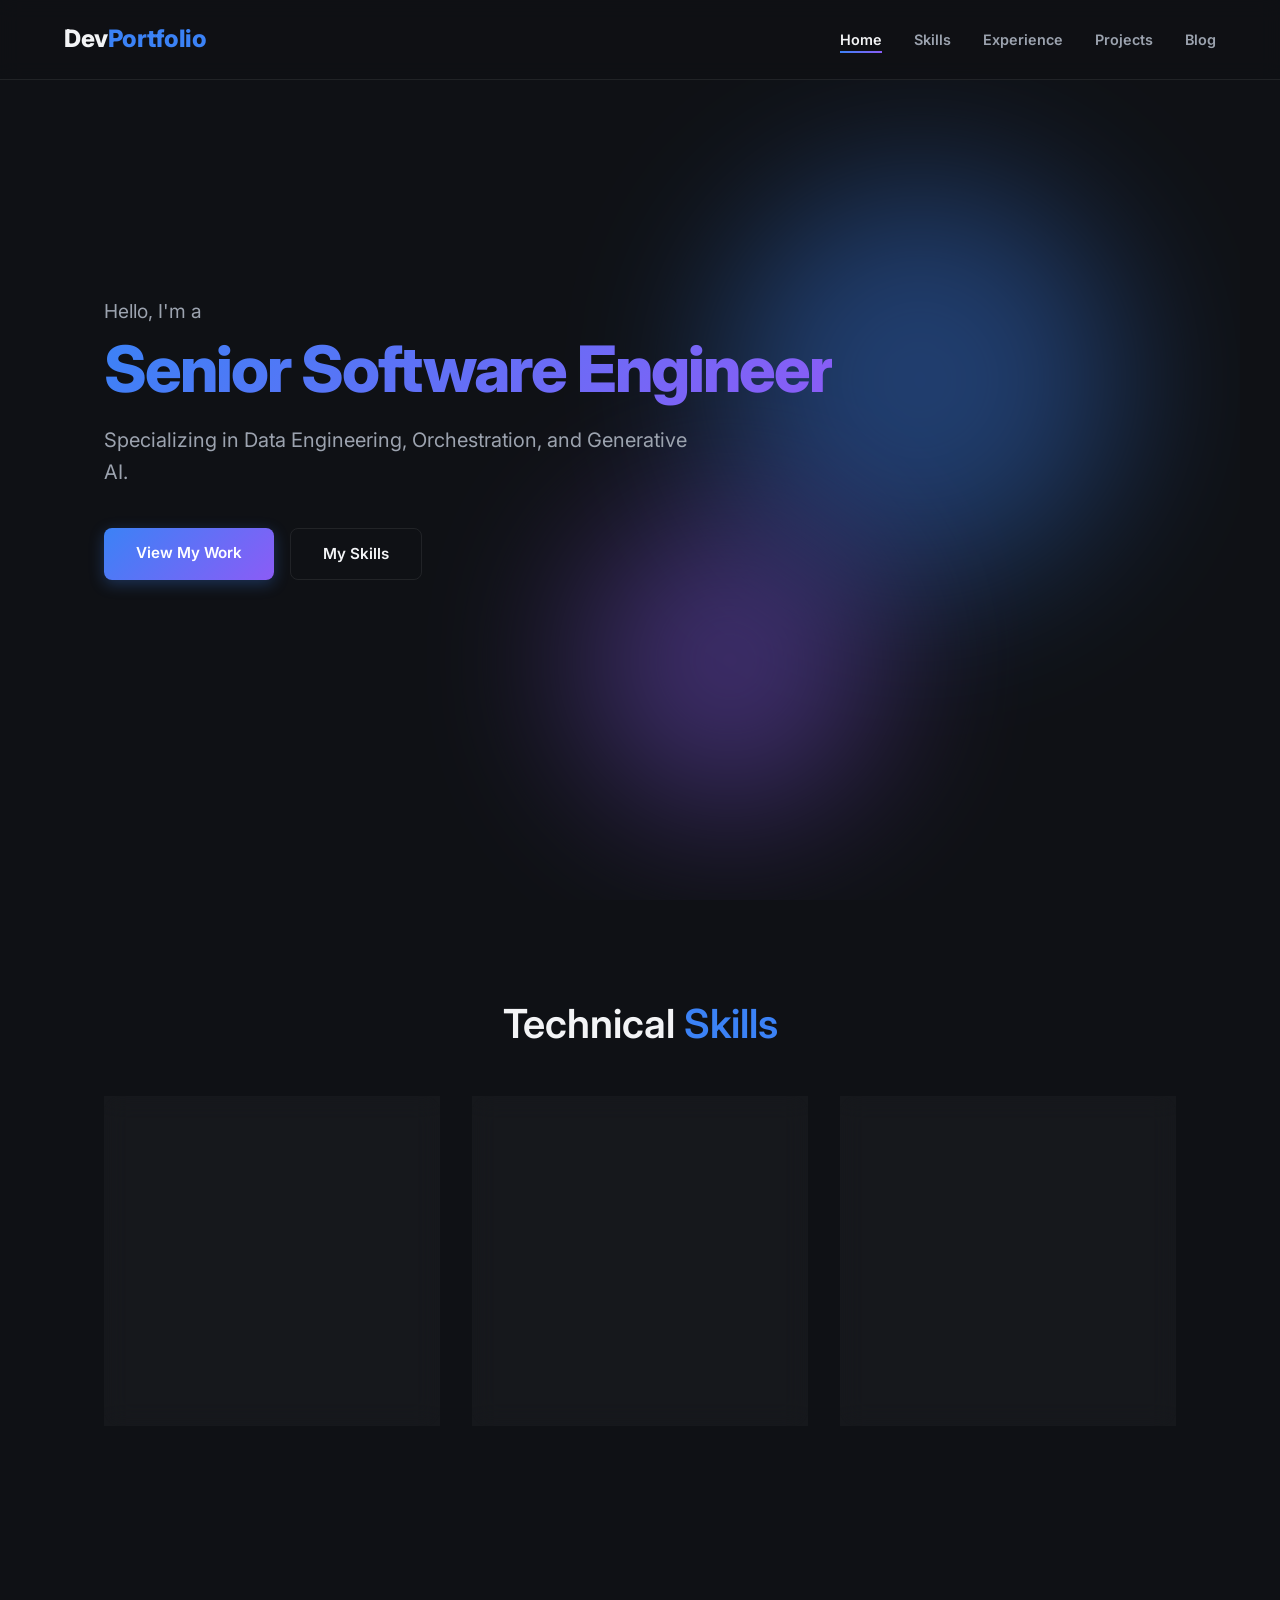
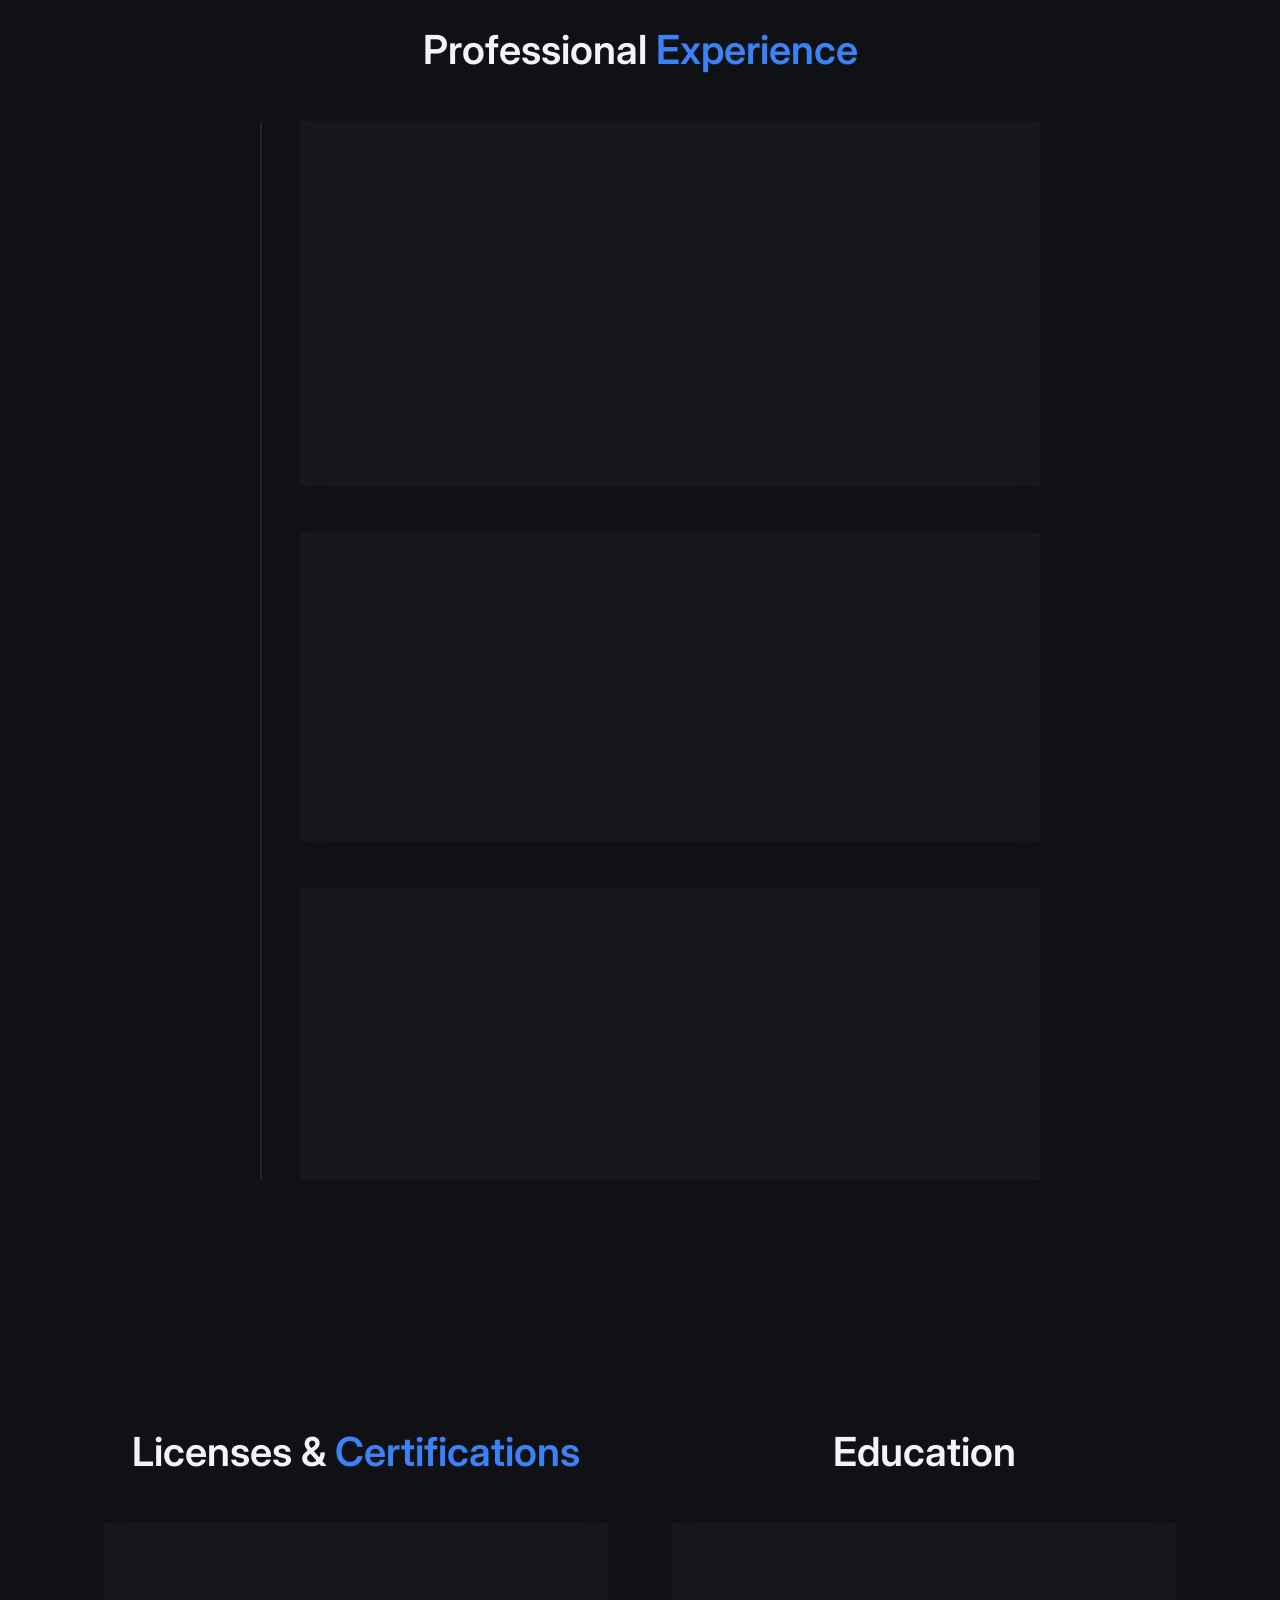
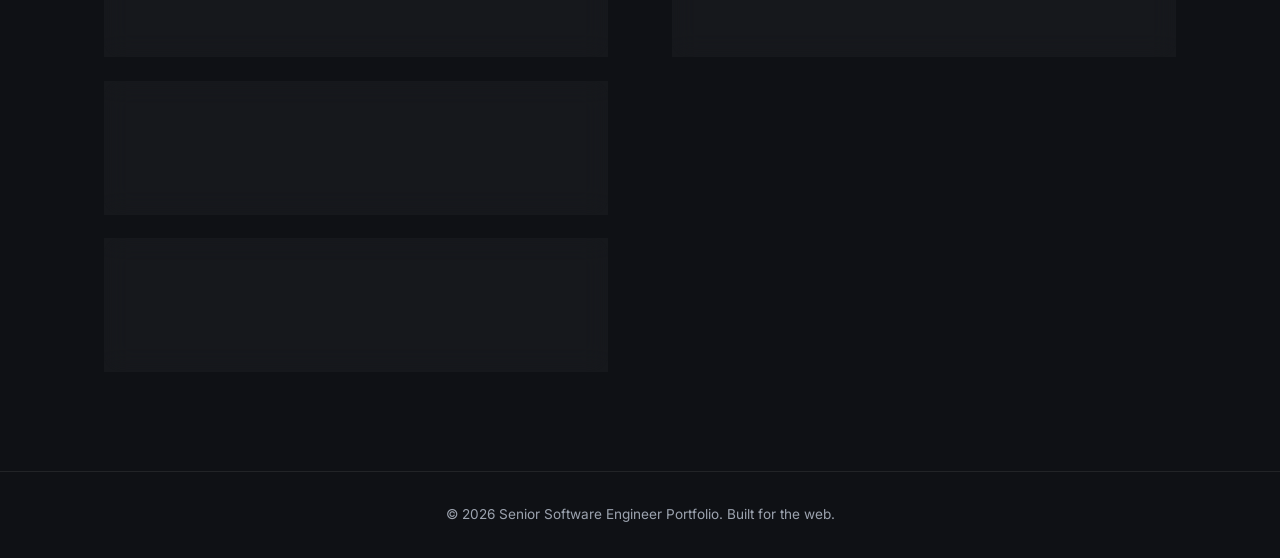
<file: index.html>
<!DOCTYPE html>
<html lang="en">
<head>
    <meta charset="UTF-8">
    <meta name="viewport" content="width=device-width, initial-scale=1.0">
    <title>Senior Software Engineer Portfolio</title>
    <meta name="description" content="Portfolio highlighting Experience, Skills, Certifications, and Education in Software Engineering, Cloud, and AI.">
    <link rel="preconnect" href="https://fonts.googleapis.com">
    <link rel="preconnect" href="https://fonts.gstatic.com" crossorigin>
    <link href="https://fonts.googleapis.com/css2?family=Inter:wght@300;400;600;800&display=swap" rel="stylesheet">
    <link rel="stylesheet" href="style.css">
</head>
<body>
    <!-- Navigation -->
    <nav id="navbar">
        <div class="logo">Dev<span class="highlight">Portfolio</span></div>
        <ul class="nav-links">
            <li><a href="index.html#home" class="nav-link">Home</a></li>
            <li><a href="index.html#skills" class="nav-link">Skills</a></li>
            <li><a href="index.html#experience" class="nav-link">Experience</a></li>
            <li><a href="projects.html" class="nav-link">Projects</a></li>
            <li><a href="blog.html" class="nav-link">Blog</a></li>
        </ul>
    </nav>

    <!-- Hero Section -->
    <header id="home" class="section hero-section">
        <div class="hero-content">
            <h3 class="greeting">Hello, I'm a</h3>
            <h1 class="name-title"><span class="gradient-text">Senior Software Engineer</span></h1>
            <p class="subtitle">Specializing in Data Engineering, Orchestration, and Generative AI.</p>
            <div class="cta-buttons">
                <a href="#experience" class="btn primary-btn">View My Work</a>
                <a href="#skills" class="btn secondary-btn">My Skills</a>
            </div>
        </div>
        <div class="hero-background">
            <div class="blob blob-1"></div>
            <div class="blob blob-2"></div>
        </div>
    </header>

    <!-- Skills Section -->
    <section id="skills" class="section reveal">
        <h2 class="section-title">Technical <span class="highlight">Skills</span></h2>
        <div class="skills-grid">
            <div class="skill-card glass">
                <div class="skill-icon">🚀</div>
                <h3>Programming & Databases</h3>
                <p>Python, SQL, PostgreSQL, MySQL, MongoDB</p>
                <div class="skill-tags">
                    <span>FastAPI</span><span>Flask</span><span>Django</span><span>Git</span><span>Docker</span>
                </div>
            </div>
            <div class="skill-card glass">
                <div class="skill-icon">🧠</div>
                <h3>AI & Machine Learning</h3>
                <p>TensorFlow, PyTorch, Generative AI, LLMs</p>
                <div class="skill-tags">
                    <span>NLP</span><span>Langchain</span><span>Llamaindex</span><span>Hugging Face</span>
                </div>
            </div>
            <div class="skill-card glass">
                <div class="skill-icon">☁️</div>
                <h3>Cloud Platforms</h3>
                <p>AWS, Microsoft Azure</p>
                <div class="skill-tags">
                    <span>Lambda</span><span>Step Functions</span><span>Redshift</span><span>Databricks</span>
                </div>
            </div>
        </div>
    </section>

    <!-- Experience Section -->
    <section id="experience" class="section reveal">
        <h2 class="section-title">Professional <span class="highlight">Experience</span></h2>
        <div class="timeline">
            <!-- Job 1 -->
            <div class="timeline-item glass">
                <div class="timeline-dot"></div>
                <div class="timeline-date">Dec 2024 - Present</div>
                <div class="timeline-content">
                    <h3>Senior Software Engineer</h3>
                    <h4 class="company">ACCENTURE</h4>
                    <p class="project-title">Table Transformation Engine</p>
                    <ul>
                        <li>Orchestrated the processing of complex XML and XSD files, extracting and transforming data into multiple tables.</li>
                        <li>Utilized advanced parsing techniques to minimize overhead and ensure accurate transformation.</li>
                        <li>Leveraged Python, Terraform, Boto3, Spark, Pandas, and AWS services (Lambda, SNS, Step Functions, Glue, Redshift).</li>
                    </ul>
                </div>
            </div>
            <!-- Job 2 -->
            <div class="timeline-item glass">
                <div class="timeline-dot"></div>
                <div class="timeline-date">Dec 2022 - Nov 2024</div>
                <div class="timeline-content">
                    <h3>Software Engineer</h3>
                    <h4 class="company">ACCENTURE</h4>
                    <p class="project-title">Database Automation Orchestration</p>
                    <ul>
                        <li>Developed an automated system for managing schema releases, streamlining schema deletion, creation, and view generation.</li>
                        <li>Achieved a <strong>90% reduction</strong> in manual efforts and <strong>85% annual time savings</strong> via multithreading.</li>
                    </ul>
                </div>
            </div>
            <!-- Job 3 -->
            <div class="timeline-item glass">
                <div class="timeline-dot"></div>
                <div class="timeline-date">Nov 2021 - Nov 2022</div>
                <div class="timeline-content">
                    <h3>Associate Software Engineer</h3>
                    <h4 class="company">ACCENTURE</h4>
                    <p class="project-title">Data Load & Gen AI Conversion</p>
                    <ul>
                        <li>Automated data loading/validation across 300+ tables, reducing processing time by 80%.</li>
                        <li>Led conversion of COBOL to Python using LLMs, ensuring seamless migration.</li>
                        <li>Generated synthetic data using CTGAN and LLMs to enhance testing capabilities.</li>
                    </ul>
                </div>
            </div>
        </div>
    </section>

    <!-- Certifications & Education -->
    <section id="certifications" class="section reveal dual-section">
        <div class="half-section">
            <h2 class="section-title">Licenses & <span class="highlight">Certifications</span></h2>
            <div class="list-cards">
                <div class="card glass compact">
                    <div class="card-icon">🏆</div>
                    <div class="card-info">
                        <h3>AWS Certified Solutions Architect - Associate</h3>
                        <p>Amazon Web Services • Feb 2027</p>
                    </div>
                </div>
                <div class="card glass compact">
                    <div class="card-icon">🏆</div>
                    <div class="card-info">
                        <h3>AWS Certified Developer - Associate</h3>
                        <p>Amazon Web Services • Sep 2026</p>
                    </div>
                </div>
                <div class="card glass compact">
                    <div class="card-icon">🏆</div>
                    <div class="card-info">
                        <h3>Terraform Associate</h3>
                        <p>HashiCorp • Jun 2026</p>
                    </div>
                </div>
            </div>
        </div>
        
        <div class="half-section" id="education">
            <h2 class="section-title">Education</h2>
            <div class="list-cards">
                <div class="card glass compact">
                    <div class="card-icon">🎓</div>
                    <div class="card-info">
                        <h3>B-Tech Computer Science Engineering</h3>
                        <p>Jawaharlal Nehru Technological University</p>
                        <p class="date">Jun 2017 - Aug 2021 • CGPA: 7.42/10</p>
                    </div>
                </div>
            </div>
        </div>
    </section>

    <!-- Footer -->
    <footer>
        <p>&copy; 2026 Senior Software Engineer Portfolio. Built for the web.</p>
    </footer>

    <script src="script.js"></script>
</body>
</html>
</file>
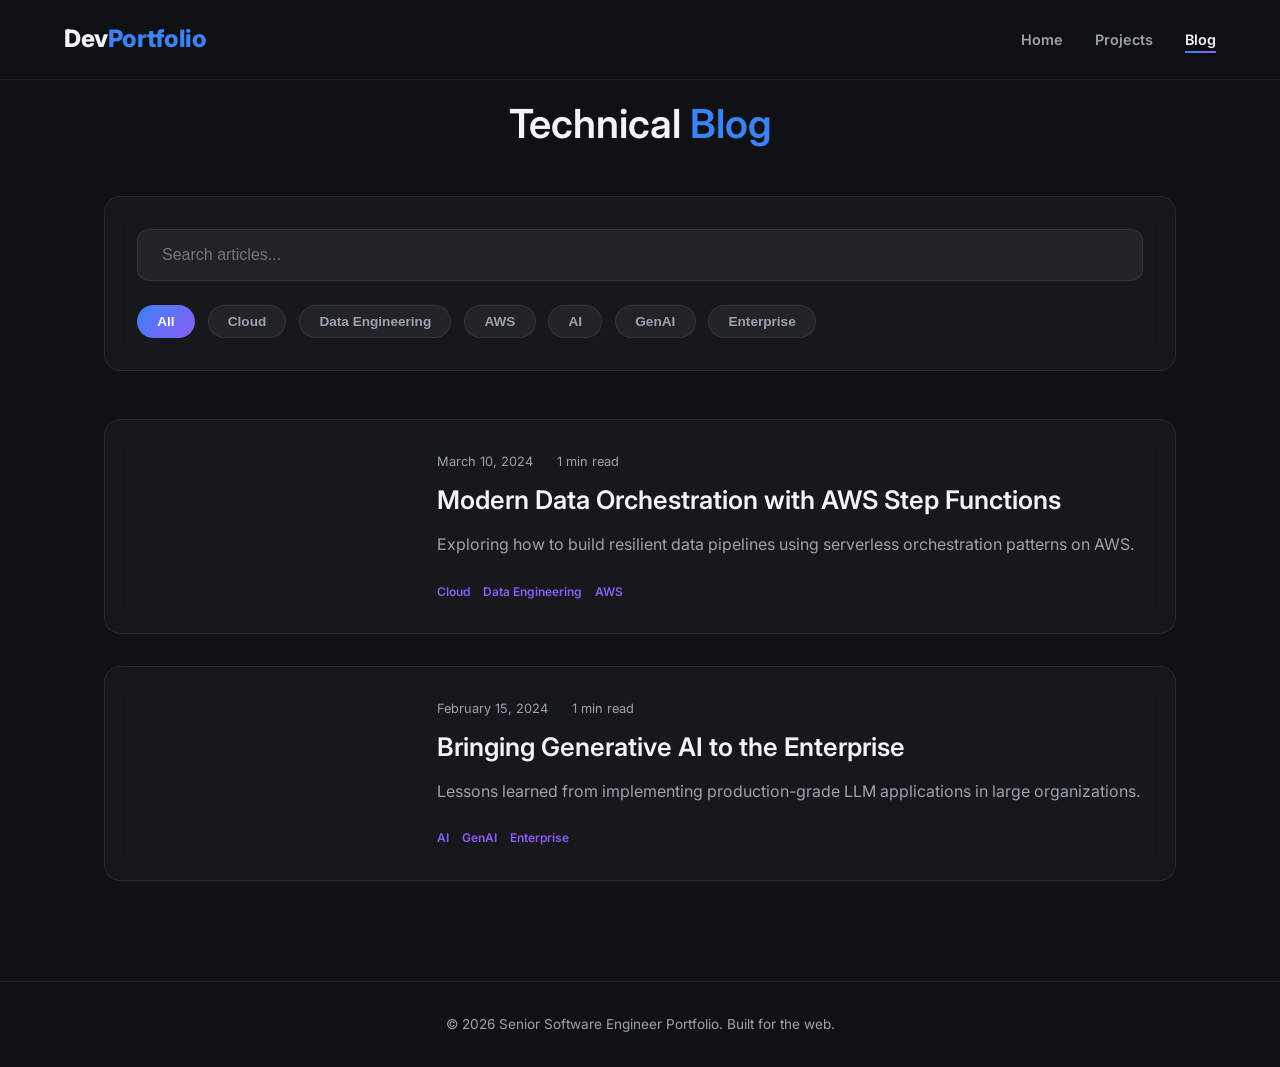
<file: blog.html>
<!DOCTYPE html>
<html lang="en">
<head>
    <meta charset="UTF-8">
    <meta name="viewport" content="width=device-width, initial-scale=1.0">
    <title>Blog | Software Engineer Portfolio</title>
    <link rel="preconnect" href="https://fonts.googleapis.com">
    <link rel="preconnect" href="https://fonts.gstatic.com" crossorigin>
    <link href="https://fonts.googleapis.com/css2?family=Inter:wght@300;400;600;800&display=swap" rel="stylesheet">
    <link rel="stylesheet" href="style.css">
</head>
<body>
    <nav id="navbar">
        <div class="logo">Dev<span class="highlight">Portfolio</span></div>
        <ul class="nav-links">
            <li><a href="index.html#home" class="nav-link">Home</a></li>
            <li><a href="projects.html" class="nav-link">Projects</a></li>
            <li><a href="blog.html" class="nav-link active">Blog</a></li>
        </ul>
    </nav>

    <main class="section">
        <h1 class="section-title">Technical <span class="highlight">Blog</span></h1>
        
        <div class="filters-container glass">
            <input type="text" id="blog-search" placeholder="Search articles...">
            <div id="filter-tags" class="filter-tags">
                <!-- Tags will be injected here -->
            </div>
        </div>

        <div id="blog-list" class="blog-list">
            <!-- Blog posts will be injected here -->
            <div class="loader">Loading articles...</div>
        </div>
    </main>

    <footer>
        <p>&copy; 2026 Senior Software Engineer Portfolio. Built for the web.</p>
    </footer>

    <script src="js/utils.js"></script>
    <script src="js/blog.js"></script>
</body>
</html>
</file>
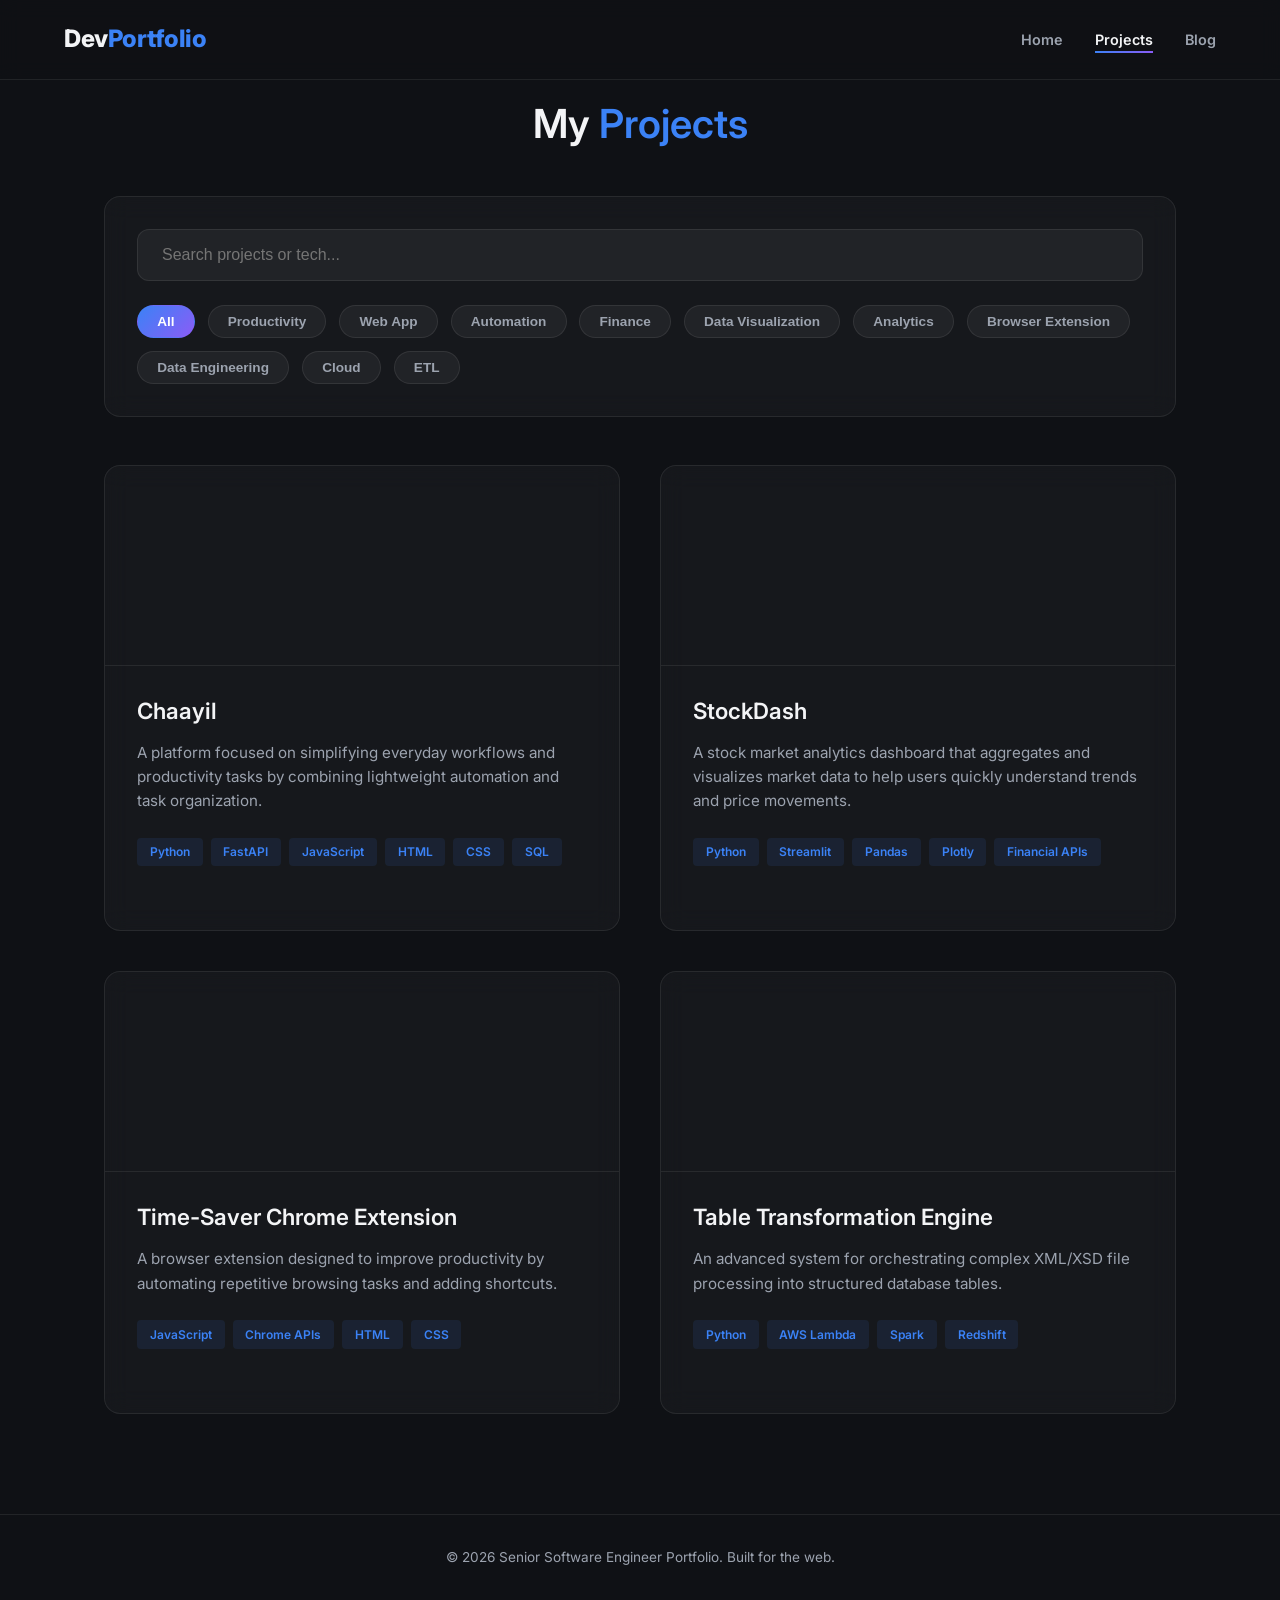
<file: projects.html>
<!DOCTYPE html>
<html lang="en">
<head>
    <meta charset="UTF-8">
    <meta name="viewport" content="width=device-width, initial-scale=1.0">
    <title>Projects | Software Engineer Portfolio</title>
    <link rel="preconnect" href="https://fonts.googleapis.com">
    <link rel="preconnect" href="https://fonts.gstatic.com" crossorigin>
    <link href="https://fonts.googleapis.com/css2?family=Inter:wght@300;400;600;800&display=swap" rel="stylesheet">
    <link rel="stylesheet" href="style.css">
</head>
<body>
    <nav id="navbar">
        <div class="logo">Dev<span class="highlight">Portfolio</span></div>
        <ul class="nav-links">
            <li><a href="index.html#home" class="nav-link">Home</a></li>
            <li><a href="projects.html" class="nav-link active">Projects</a></li>
            <li><a href="blog.html" class="nav-link">Blog</a></li>
        </ul>
    </nav>

    <main class="section">
        <h1 class="section-title">My <span class="highlight">Projects</span></h1>
        
        <div class="filters-container glass">
            <input type="text" id="project-search" placeholder="Search projects or tech...">
            <div id="filter-tags" class="filter-tags">
                <!-- Tags will be injected here -->
            </div>
        </div>

        <div id="projects-grid" class="projects-grid">
            <!-- Projects will be injected here -->
            <div class="loader">Loading projects...</div>
        </div>
    </main>

    <footer>
        <p>&copy; 2026 Senior Software Engineer Portfolio. Built for the web.</p>
    </footer>

    <script src="js/utils.js"></script>
    <script src="js/projects.js"></script>
</body>
</html>
</file>
<file: style.css>
:root {
    /* Color Palette */
    --bg-dark: #0f1115;
    --bg-card: rgba(255, 255, 255, 0.03);
    --bg-card-hover: rgba(255, 255, 255, 0.08);
    --border-color: rgba(255, 255, 255, 0.08);
    --text-main: #f3f4f6;
    --text-muted: #9ca3af;
    --accent-primary: #3b82f6; /* Blue */
    --accent-secondary: #8b5cf6; /* Purple */
    --accent-gradient: linear-gradient(135deg, var(--accent-primary), var(--accent-secondary));
    
    /* Typography */
    --font-main: 'Inter', sans-serif;
    
    /* Spacing & Utilities */
    --transition-speed: 0.3s;
    --nav-height: 80px;
}

* {
    margin: 0;
    padding: 0;
    box-sizing: border-box;
}

html {
    scroll-behavior: smooth;
}

body {
    font-family: var(--font-main);
    background-color: var(--bg-dark);
    color: var(--text-main);
    line-height: 1.6;
    overflow-x: hidden;
}

/* Typography styles */
h1, h2, h3, h4 {
    font-weight: 600;
    line-height: 1.2;
}

.highlight {
    color: var(--accent-primary);
}

.gradient-text {
    background: var(--accent-gradient);
    -webkit-background-clip: text;
    -webkit-text-fill-color: transparent;
    background-clip: text;
}

/* Layout Utilities */
.section {
    padding: 100px 5%;
    max-width: 1200px;
    margin: 0 auto;
}

.section-title {
    font-size: 2.5rem;
    margin-bottom: 3rem;
    text-align: center;
}

/* Glassmorphism Classes */
.glass {
    background: var(--bg-card);
    backdrop-filter: blur(12px);
    -webkit-backdrop-filter: blur(12px);
    border: 1px solid var(--border-color);
    border-radius: 16px;
    transition: transform var(--transition-speed), background var(--transition-speed), box-shadow var(--transition-speed);
}

.glass:hover {
    background: var(--bg-card-hover);
    transform: translateY(-5px);
    box-shadow: 0 10px 30px -10px rgba(59, 130, 246, 0.15);
}

/* Navigation */
#navbar {
    position: fixed;
    top: 0;
    width: 100%;
    height: var(--nav-height);
    display: flex;
    justify-content: space-between;
    align-items: center;
    padding: 0 5%;
    background: rgba(15, 17, 21, 0.8);
    backdrop-filter: blur(10px);
    -webkit-backdrop-filter: blur(10px);
    z-index: 1000;
    border-bottom: 1px solid var(--border-color);
    transition: padding var(--transition-speed);
}

.logo {
    font-size: 1.5rem;
    font-weight: 800;
    letter-spacing: -0.5px;
}

.nav-links {
    list-style: none;
    display: flex;
    gap: 2rem;
}

.nav-link {
    text-decoration: none;
    color: var(--text-muted);
    font-weight: 600;
    font-size: 0.9rem;
    transition: color var(--transition-speed);
    position: relative;
}

.nav-link:hover, .nav-link.active {
    color: var(--text-main);
}

.nav-link::after {
    content: '';
    position: absolute;
    width: 0;
    height: 2px;
    bottom: -5px;
    left: 0;
    background: var(--accent-gradient);
    transition: width var(--transition-speed);
}

.nav-link.active::after, .nav-link:hover::after {
    width: 100%;
}

/* Hero Section */
.hero-section {
    position: relative;
    height: 100vh;
    display: flex;
    align-items: center;
    justify-content: flex-start;
    padding-top: var(--nav-height);
}

.hero-content {
    max-width: 800px;
    z-index: 2;
}

.greeting {
    font-weight: 400;
    color: var(--text-muted);
    margin-bottom: 0.5rem;
    font-size: 1.2rem;
}

.name-title {
    font-size: clamp(3rem, 5vw, 5rem);
    font-weight: 800;
    letter-spacing: -2px;
    margin-bottom: 1rem;
}

.subtitle {
    font-size: 1.25rem;
    color: var(--text-muted);
    margin-bottom: 2.5rem;
    max-width: 600px;
}

.cta-buttons {
    display: flex;
    gap: 1rem;
}

.btn {
    padding: 0.8rem 2rem;
    border-radius: 8px;
    text-decoration: none;
    font-weight: 600;
    transition: all var(--transition-speed);
    cursor: pointer;
    font-size: 0.95rem;
}

.primary-btn {
    background: var(--accent-gradient);
    color: white;
    border: none;
    box-shadow: 0 4px 15px rgba(59, 130, 246, 0.3);
}

.primary-btn:hover {
    box-shadow: 0 6px 20px rgba(59, 130, 246, 0.5);
    transform: translateY(-2px);
}

.secondary-btn {
    background: transparent;
    color: var(--text-main);
    border: 1px solid var(--border-color);
}

.secondary-btn:hover {
    border-color: var(--text-main);
    background: rgba(255, 255, 255, 0.05);
}

/* Blobs Background Animation */
.hero-background {
    position: absolute;
    top: 0;
    right: 0;
    width: 100%;
    height: 100%;
    overflow: hidden;
    z-index: 1;
    pointer-events: none;
}

.blob {
    position: absolute;
    filter: blur(80px);
    border-radius: 50%;
    opacity: 0.4;
    animation: float 10s infinite ease-in-out alternate;
}

.blob-1 {
    top: 20%;
    right: 10%;
    width: 400px;
    height: 400px;
    background: var(--accent-primary);
}

.blob-2 {
    bottom: 10%;
    right: 30%;
    width: 300px;
    height: 300px;
    background: var(--accent-secondary);
    animation-delay: -5s;
}

@keyframes float {
    0% { transform: translate(0, 0) scale(1); }
    100% { transform: translate(-30px, 50px) scale(1.1); }
}

/* Skills */
.skills-grid {
    display: grid;
    grid-template-columns: repeat(auto-fit, minmax(300px, 1fr));
    gap: 2rem;
}

.skill-card {
    padding: 2rem;
}

.skill-icon {
    font-size: 2.5rem;
    margin-bottom: 1.5rem;
}

.skill-card h3 {
    margin-bottom: 1rem;
    font-size: 1.25rem;
}

.skill-card p {
    color: var(--text-muted);
    font-size: 0.9rem;
    margin-bottom: 1.5rem;
}

.skill-tags {
    display: flex;
    flex-wrap: wrap;
    gap: 0.5rem;
}

.skill-tags span {
    background: rgba(255, 255, 255, 0.1);
    padding: 0.3rem 0.8rem;
    border-radius: 20px;
    font-size: 0.75rem;
    font-weight: 600;
}

/* Experience Timeline */
.timeline {
    position: relative;
    max-width: 800px;
    margin: 0 auto;
}

.timeline::before {
    content: '';
    position: absolute;
    top: 0;
    left: 20px;
    height: 100%;
    width: 2px;
    background: var(--border-color);
}

.timeline-item {
    position: relative;
    margin-bottom: 3rem;
    padding: 2rem;
    margin-left: 60px;
}

.timeline-dot {
    position: absolute;
    top: 30px;
    left: -44.5px;
    width: 12px;
    height: 12px;
    border-radius: 50%;
    background: var(--accent-primary);
    box-shadow: 0 0 10px var(--accent-primary);
}

.timeline-date {
    font-size: 0.85rem;
    color: var(--accent-primary);
    font-weight: 600;
    margin-bottom: 0.5rem;
}

.company {
    color: var(--text-muted);
    font-weight: 400;
    font-size: 0.95rem;
    margin-bottom: 1rem;
}

.project-title {
    font-weight: 600;
    margin-bottom: 1rem;
    color: var(--text-main);
}

.timeline-content ul {
    list-style: none;
}

.timeline-content ul li {
    color: var(--text-muted);
    font-size: 0.95rem;
    margin-bottom: 0.5rem;
    position: relative;
    padding-left: 1.5rem;
}

.timeline-content ul li::before {
    content: '▹';
    position: absolute;
    left: 0;
    color: var(--accent-secondary);
}

/* Certifications & Education (Dual Section) */
.dual-section {
    display: grid;
    grid-template-columns: 1fr 1fr;
    gap: 4rem;
}

.list-cards {
    display: flex;
    flex-direction: column;
    gap: 1.5rem;
}

.compact {
    padding: 1.5rem;
    display: flex;
    align-items: center;
    gap: 1.5rem;
}

.card-icon {
    font-size: 2rem;
    background: rgba(255, 255, 255, 0.05);
    padding: 1rem;
    border-radius: 12px;
}

.card-info h3 {
    font-size: 1.05rem;
    margin-bottom: 0.3rem;
}

.card-info p {
    font-size: 0.85rem;
    color: var(--text-muted);
}

/* Animations */
.reveal {
    opacity: 0;
    transform: translateY(30px);
    transition: all 0.8s ease;
}

.reveal.active {
    opacity: 1;
    transform: translateY(0);
}

/* Footer */
footer {
    text-align: center;
    padding: 2rem;
    color: var(--text-muted);
    font-size: 0.85rem;
    border-top: 1px solid var(--border-color);
}

/* Responsive */
@media (max-width: 768px) {
    .nav-links {
        display: none; /* simple mobile design */
    }
    
    .name-title {
        font-size: 2.5rem;
    }
    
    .dual-section {
        grid-template-columns: 1fr;
    }
    
    .timeline::before {
        left: 0;
    }
    
    .timeline-item {
        margin-left: 30px;
    }
    
    .timeline-dot {
        left: -34px;
    }
}

/* Projects & Blog Shared Styles */
.filters-container {
    margin-bottom: 3rem;
    padding: 2rem;
    display: flex;
    flex-direction: column;
    gap: 1.5rem;
}

#project-search, #blog-search {
    width: 100%;
    background: rgba(255, 255, 255, 0.05);
    border: 1px solid var(--border-color);
    padding: 1rem 1.5rem;
    border-radius: 12px;
    color: var(--text-main);
    font-size: 1rem;
    outline: none;
    transition: border-color var(--transition-speed);
}

#project-search:focus, #blog-search:focus {
    border-color: var(--accent-primary);
}

.filter-tags {
    display: flex;
    flex-wrap: wrap;
    gap: 0.8rem;
}

.tag-btn {
    background: rgba(255, 255, 255, 0.05);
    border: 1px solid var(--border-color);
    color: var(--text-muted);
    padding: 0.5rem 1.2rem;
    border-radius: 25px;
    cursor: pointer;
    font-size: 0.85rem;
    font-weight: 600;
    transition: all var(--transition-speed);
}

.tag-btn:hover, .tag-btn.active {
    background: var(--accent-gradient);
    color: white;
    border-color: transparent;
}

/* Projects Grid */
.projects-grid {
    display: grid;
    grid-template-columns: repeat(auto-fit, minmax(350px, 1fr));
    gap: 2.5rem;
}

.project-card {
    overflow: hidden;
    height: 100%;
    display: flex;
    flex-direction: column;
}

.project-image {
    width: 100%;
    height: 200px;
    background-size: cover;
    background-position: center;
    border-bottom: 1px solid var(--border-color);
}

.project-info {
    padding: 2rem;
    flex-grow: 1;
    display: flex;
    flex-direction: column;
}

.project-info h3 {
    margin-bottom: 1rem;
    font-size: 1.4rem;
}

.project-info p {
    color: var(--text-muted);
    margin-bottom: 1.5rem;
    font-size: 0.95rem;
    flex-grow: 1;
}

.project-tech {
    display: flex;
    flex-wrap: wrap;
    gap: 0.5rem;
    margin-bottom: 2rem;
}

.project-tech span {
    font-size: 0.75rem;
    background: rgba(59, 130, 246, 0.1);
    color: var(--accent-primary);
    padding: 0.3rem 0.8rem;
    border-radius: 4px;
    font-weight: 600;
}

.project-links {
    display: flex;
    gap: 1rem;
}

.link-btn {
    padding: 0.6rem 1.2rem;
    border-radius: 6px;
    text-decoration: none;
    font-size: 0.85rem;
    font-weight: 600;
    border: 1px solid var(--border-color);
    color: var(--text-main);
    transition: all var(--transition-speed);
}

.link-btn.primary {
    background: var(--accent-primary);
    border-color: var(--accent-primary);
    color: white;
}

.link-btn:hover {
    background: rgba(255, 255, 255, 0.1);
}

.link-btn.primary:hover {
    background: #2563eb;
}

/* Blog List */
.blog-list {
    display: flex;
    flex-direction: column;
    gap: 2rem;
}

.blog-card {
    display: grid;
    grid-template-columns: 300px 1fr;
    gap: 0;
    overflow: hidden;
}

.blog-thumb {
    height: 100%;
    min-height: 200px;
    background-size: cover;
    background-position: center;
}

.blog-info {
    padding: 2rem;
}

.blog-meta {
    display: flex;
    gap: 1.5rem;
    font-size: 0.8rem;
    color: var(--text-muted);
    margin-bottom: 0.8rem;
}

.blog-info h3 {
    margin-bottom: 1rem;
    font-size: 1.6rem;
}

.blog-info h3 a {
    color: inherit;
    text-decoration: none;
    transition: color var(--transition-speed);
}

.blog-info h3 a:hover {
    color: var(--accent-primary);
}

.blog-info p {
    color: var(--text-muted);
    margin-bottom: 1.5rem;
}

.blog-tags {
    display: flex;
    gap: 0.8rem;
}

.tag {
    font-size: 0.75rem;
    color: var(--accent-secondary);
    font-weight: 600;
}

/* Single Post View */
.post-container {
    max-width: 900px !important;
    margin: 120px auto 100px !important;
}

.back-link {
    display: inline-block;
    color: var(--text-muted);
    text-decoration: none;
    font-weight: 600;
    margin-bottom: 2rem;
    transition: color var(--transition-speed);
}

.back-link:hover {
    color: var(--accent-primary);
}

.post-header h1 {
    font-size: clamp(2.5rem, 5vw, 3.5rem);
    margin: 1.5rem 0;
}

.post-meta {
    color: var(--text-muted);
    font-size: 0.9rem;
}

.post-hero {
    width: 100%;
    height: 400px;
    object-fit: cover;
    border-radius: 16px;
    margin: 2.5rem 0;
    border: 1px solid var(--border-color);
}

.post-body {
    font-size: 1.15rem;
    line-height: 1.8;
}

.post-body h2 {
    margin: 3rem 0 1.5rem;
}

.post-body p {
    margin-bottom: 1.5rem;
    color: var(--text-main);
}

.post-body ul {
    margin-bottom: 2rem;
    padding-left: 1.5rem;
}

.post-body li {
    margin-bottom: 0.8rem;
}

.post-body pre {
    background: rgba(0, 0, 0, 0.3);
    padding: 1.5rem;
    border-radius: 12px;
    border: 1px solid var(--border-color);
    overflow-x: auto;
    margin: 2rem 0;
}

.post-body code {
    font-family: 'Courier New', Courier, monospace;
    font-size: 0.9rem;
}

.post-body blockquote {
    border-left: 4px solid var(--accent-primary);
    padding: 1rem 2rem;
    margin: 2rem 0;
    background: rgba(255, 255, 255, 0.03);
    font-style: italic;
    color: var(--text-muted);
}

.loader {
    text-align: center;
    padding: 5rem;
    color: var(--text-muted);
    font-style: italic;
}

@media (max-width: 992px) {
    .blog-card {
        grid-template-columns: 1fr;
    }
    
    .blog-thumb {
        height: 250px;
    }
}
</file>
